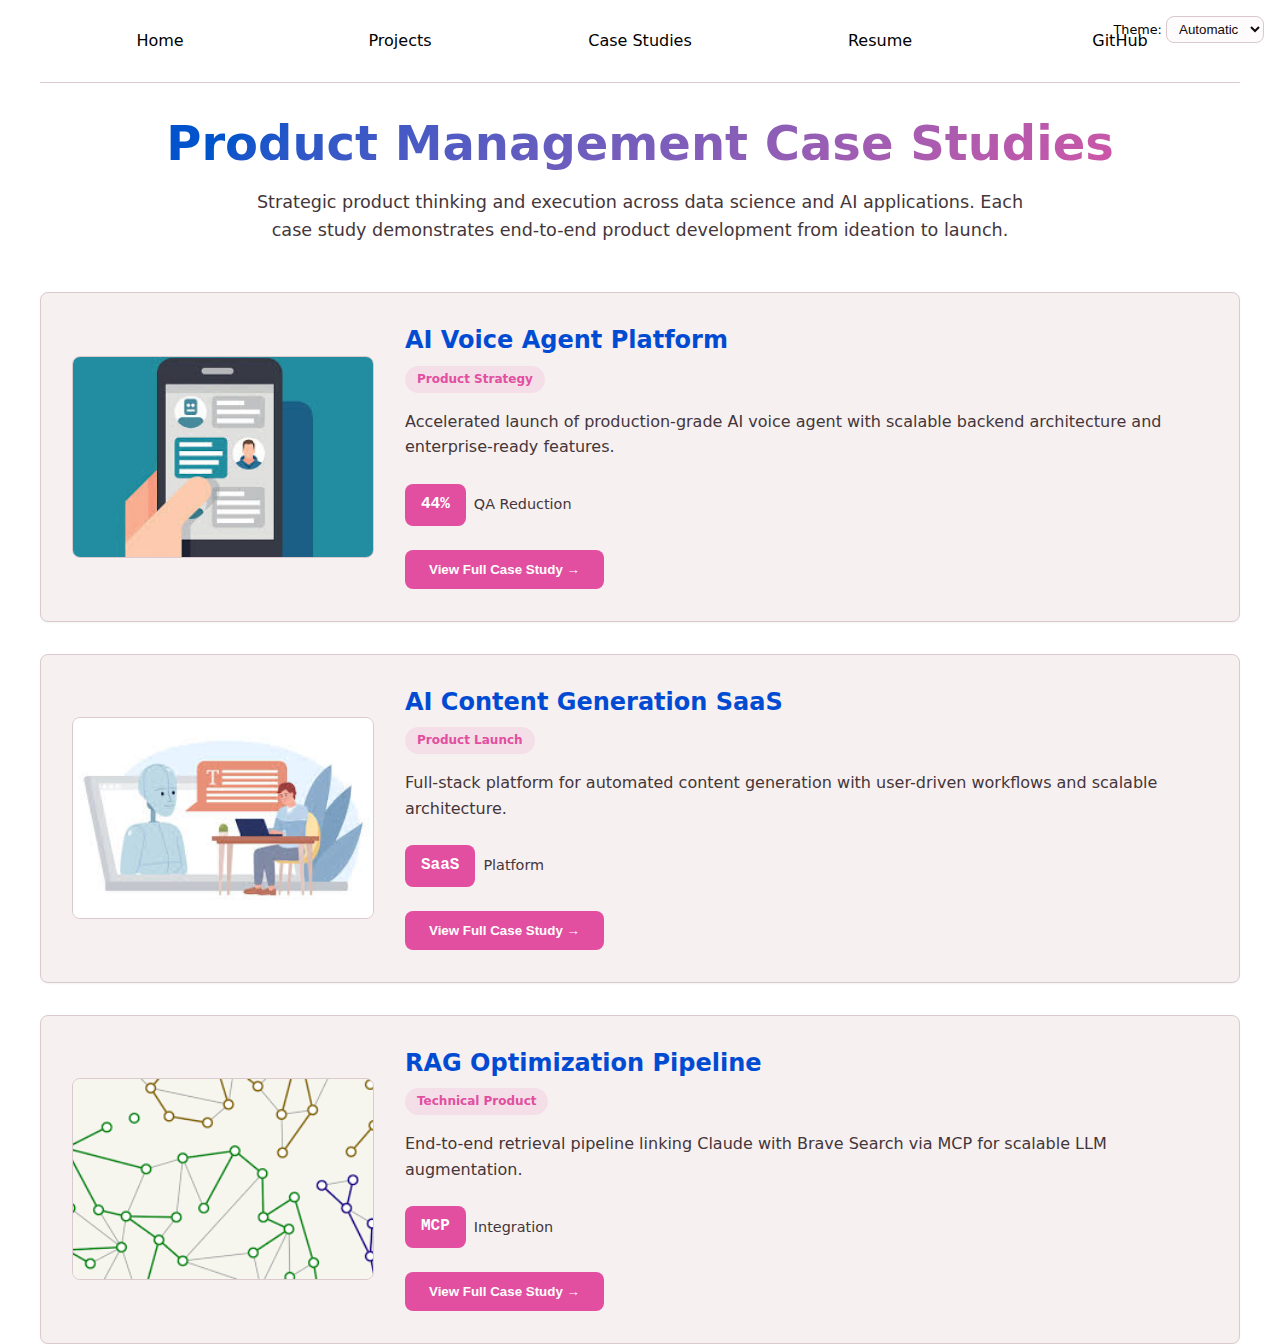
<file: case-studies/index.html>
<!DOCTYPE html>
<html lang="en">
<head>
    <meta charset="UTF-8">
    <meta name="viewport" content="width=device-width, initial-scale=1.0">
    <title>Product Case Studies - Reva Agrawal</title>
    <meta name="description" content="Product management case studies demonstrating strategic thinking and execution by Reva Agrawal">
    <link rel="stylesheet" href="../src/css/style.css">
    <link rel="stylesheet" href="case-studies.css">
</head>
<body>
    <main>
        <h1 class="case-studies-title">Product Management Case Studies</h1>
        <p class="intro-text">
            Strategic product thinking and execution across data science and AI applications. 
            Each case study demonstrates end-to-end product development from ideation to launch.
        </p>
        
        <div class="case-studies-grid">
            <article class="case-study-card" data-case="ai-voice-agent">
                <div class="case-study-preview">
                    <div class="case-study-image">
                        <img src="../src/images/chat.jpeg" alt="AI Voice Agent">
                    </div>
                    <div class="case-study-info">
                        <h2>AI Voice Agent Platform</h2>
                        <span class="case-study-tag">Product Strategy</span>
                        <p class="preview-text">Accelerated launch of production-grade AI voice agent with scalable backend architecture and enterprise-ready features.</p>
                        <div class="key-metrics">
                            <span class="metric">44%</span>
                            <span class="metric-label">QA Reduction</span>
                        </div>
                        <button class="expand-btn">View Full Case Study →</button>
                    </div>
                </div>
                
                <div class="case-study-detail hidden">
                    <div class="detail-header">
                        <h3>Product Strategy & Execution</h3>
                        <button class="close-btn">×</button>
                    </div>
                    
                    <div class="detail-content">
                        <section class="detail-section">
                            <h4>🎯 Problem & Opportunity</h4>
                            <p>Enterprise customers needed a scalable AI voice agent that could handle complex customer interactions with high reliability and low latency. The market lacked solutions that could bridge conversational AI with enterprise workflows.</p>
                        </section>
                        
                        <section class="detail-section">
                            <h4>🧠 Strategic Thinking</h4>
                            <ul>
                                <li><strong>Market Analysis:</strong> Identified gap in enterprise-ready voice AI solutions</li>
                                <li><strong>User Research:</strong> Conducted interviews with customer service teams to understand pain points</li>
                                <li><strong>Competitive Analysis:</strong> Evaluated existing solutions and identified differentiation opportunities</li>
                                <li><strong>Technical Feasibility:</strong> Assessed AI/ML capabilities required for production deployment</li>
                            </ul>
                        </section>
                        
                        <section class="detail-section">
                            <h4>🚀 Product Development Cycle</h4>
                            <div class="cycle-timeline">
                                <div class="cycle-phase">
                                    <h5>Discovery (Weeks 1-2)</h5>
                                    <p>User research, technical architecture planning, MVP feature definition</p>
                                </div>
                                <div class="cycle-phase">
                                    <h5>Design (Weeks 3-4)</h5>
                                    <p>API design, database schema, integration patterns</p>
                                </div>
                                <div class="cycle-phase">
                                    <h5>Development (Weeks 5-8)</h5>
                                    <p>Backend implementation, ML model integration, testing</p>
                                </div>
                                <div class="cycle-phase">
                                    <h5>Launch (Weeks 9-10)</h5>
                                    <p>Production deployment, monitoring, customer onboarding</p>
                                </div>
                            </div>
                        </section>
                        
                        <section class="detail-section">
                            <h4>🛠️ Technical Implementation</h4>
                            <ul>
                                <li><strong>Scalable Backend:</strong> FastAPI + SQLAlchemy for high-performance API</li>
                                <li><strong>Database Design:</strong> PostgreSQL with Alembic migrations for schema evolution</li>
                                <li><strong>Real-time Communication:</strong> WebSocket infrastructure for low-latency calls</li>
                                <li><strong>ML Integration:</strong> Intent classification and ticket creation from conversations</li>
                                <li><strong>Enterprise Features:</strong> Payment processing, Gmail integration, support workflows</li>
                            </ul>
                        </section>
                        
                        <section class="detail-section">
                            <h4>📊 Results & Impact</h4>
                            <div class="results-grid">
                                <div class="result-item">
                                    <span class="result-number">44%</span>
                                    <span class="result-label">Reduction in manual QA loops</span>
                                </div>
                                <div class="result-item">
                                    <span class="result-number">Enterprise</span>
                                    <span class="result-label">Ready for production deployment</span>
                                </div>
                                <div class="result-item">
                                    <span class="result-number">Real-time</span>
                                    <span class="result-label">Low-latency communication</span>
                                </div>
                            </div>
                        </section>
                        
                        <section class="detail-section">
                            <h4>💡 Key Learnings</h4>
                            <ul>
                                <li><strong>Cross-functional Collaboration:</strong> Success required close coordination between product, ML, and engineering teams</li>
                                <li><strong>Enterprise Requirements:</strong> Production systems need robust monitoring, error handling, and scalability</li>
                                <li><strong>User-Centric Design:</strong> Understanding customer workflows was crucial for feature prioritization</li>
                                <li><strong>Technical Debt:</strong> Investing in proper architecture early paid dividends in launch velocity</li>
                            </ul>
                        </section>
                    </div>
                </div>
            </article>

            <article class="case-study-card" data-case="ai-content-platform">
                <div class="case-study-preview">
                    <div class="case-study-image">
                        <img src="../src/images/aicontent.jpeg" alt="AI Content Platform">
                    </div>
                    <div class="case-study-info">
                        <h2>AI Content Generation SaaS</h2>
                        <span class="case-study-tag">Product Launch</span>
                        <p class="preview-text">Full-stack platform for automated content generation with user-driven workflows and scalable architecture.</p>
                        <div class="key-metrics">
                            <span class="metric">SaaS</span>
                            <span class="metric-label">Platform</span>
                        </div>
                        <button class="expand-btn">View Full Case Study →</button>
                    </div>
                </div>
                
                <div class="case-study-detail hidden">
                    <div class="detail-header">
                        <h3>Product Strategy & Execution</h3>
                        <button class="close-btn">×</button>
                    </div>
                    
                    <div class="detail-content">
                        <section class="detail-section">
                            <h4>🎯 Problem & Opportunity</h4>
                            <p>Marketing teams and content creators needed a scalable solution for generating high-quality, personalized content at scale. The market was fragmented with limited integration capabilities.</p>
                        </section>
                        
                        <section class="detail-section">
                            <h4>🧠 Strategic Thinking</h4>
                            <ul>
                                <li><strong>Market Research:</strong> Analyzed content creation workflows and pain points</li>
                                <li><strong>User Personas:</strong> Defined target users: marketing teams, agencies, individual creators</li>
                                <li><strong>Value Proposition:</strong> Focused on workflow integration and customization</li>
                                <li><strong>Monetization Strategy:</strong> SaaS model with tiered pricing based on usage</li>
                            </ul>
                        </section>
                        
                        <section class="detail-section">
                            <h4>🚀 Product Development Cycle</h4>
                            <div class="cycle-timeline">
                                <div class="cycle-phase">
                                    <h5>MVP Definition (Weeks 1-3)</h5>
                                    <p>Core features, user interface design, API planning</p>
                                </div>
                                <div class="cycle-phase">
                                    <h5>Frontend Development (Weeks 4-6)</h5>
                                    <p>React/Next.js implementation, user experience design</p>
                                </div>
                                <div class="cycle-phase">
                                    <h5>Backend Integration (Weeks 7-9)</h5>
                                    <p>Database design, AI integration, API development</p>
                                </div>
                                <div class="cycle-phase">
                                    <h5>Launch & Iteration (Weeks 10-12)</h5>
                                    <p>Beta testing, user feedback, feature refinement</p>
                                </div>
                            </div>
                        </section>
                        
                        <section class="detail-section">
                            <h4>🛠️ Technical Implementation</h4>
                            <ul>
                                <li><strong>Frontend Architecture:</strong> React + Next.js for SEO-friendly, fast-loading UI</li>
                                <li><strong>Backend Services:</strong> Scalable API with Drizzle ORM and PostgreSQL</li>
                                <li><strong>AI Integration:</strong> Google Gemini API for content generation</li>
                                <li><strong>User Experience:</strong> Intuitive workflow design with real-time preview</li>
                                <li><strong>Scalability:</strong> Cloud-native architecture for growth</li>
                            </ul>
                        </section>
                        
                        <section class="detail-section">
                            <h4>📊 Results & Impact</h4>
                            <div class="results-grid">
                                <div class="result-item">
                                    <span class="result-number">Full-Stack</span>
                                    <span class="result-label">End-to-end solution</span>
                                </div>
                                <div class="result-item">
                                    <span class="result-number">Scalable</span>
                                    <span class="result-label">Cloud-native architecture</span>
                                </div>
                                <div class="result-item">
                                    <span class="result-number">User-Driven</span>
                                    <span class="result-label">Customizable workflows</span>
                                </div>
                            </div>
                        </section>
                        
                        <section class="detail-section">
                            <h4>💡 Key Learnings</h4>
                            <ul>
                                <li><strong>User-Centric Design:</strong> Understanding content creation workflows was essential</li>
                                <li><strong>Technical Architecture:</strong> Choosing the right stack enabled rapid iteration</li>
                                <li><strong>AI Integration:</strong> Balancing automation with user control was crucial</li>
                                <li><strong>Market Timing:</strong> Launching during AI adoption wave provided momentum</li>
                            </ul>
                        </section>
                    </div>
                </div>
            </article>

            <article class="case-study-card" data-case="rag-optimization">
                <div class="case-study-preview">
                    <div class="case-study-image">
                        <img src="../src/images/algo.png" alt="RAG Pipeline">
                    </div>
                    <div class="case-study-info">
                        <h2>RAG Optimization Pipeline</h2>
                        <span class="case-study-tag">Technical Product</span>
                        <p class="preview-text">End-to-end retrieval pipeline linking Claude with Brave Search via MCP for scalable LLM augmentation.</p>
                        <div class="key-metrics">
                            <span class="metric">MCP</span>
                            <span class="metric-label">Integration</span>
                        </div>
                        <button class="expand-btn">View Full Case Study →</button>
                    </div>
                </div>
                
                <div class="case-study-detail hidden">
                    <div class="detail-header">
                        <h3>Product Strategy & Execution</h3>
                        <button class="close-btn">×</button>
                    </div>
                    
                    <div class="detail-content">
                        <section class="detail-section">
                            <h4>🎯 Problem & Opportunity</h4>
                            <p>LLM applications needed reliable, scalable retrieval mechanisms to access real-time information. Existing solutions lacked the robustness and efficiency required for production use.</p>
                        </section>
                        
                        <section class="detail-section">
                            <h4>🧠 Strategic Thinking</h4>
                            <ul>
                                <li><strong>Technical Research:</strong> Evaluated existing RAG solutions and their limitations</li>
                                <li><strong>Architecture Planning:</strong> Designed modular, extensible pipeline architecture</li>
                                <li><strong>Integration Strategy:</strong> Leveraged MCP for standardized LLM integration</li>
                                <li><strong>Performance Optimization:</strong> Focused on efficiency and reliability</li>
                            </ul>
                        </section>
                        
                        <section class="detail-section">
                            <h4>🚀 Product Development Cycle</h4>
                            <div class="cycle-timeline">
                                <div class="cycle-phase">
                                    <h5>Architecture Design (Weeks 1-2)</h5>
                                    <p>System design, API planning, integration patterns</p>
                                </div>
                                <div class="cycle-phase">
                                    <h5>Core Development (Weeks 3-5)</h5>
                                    <p>Pipeline implementation, MCP service development</p>
                                </div>
                                <div class="cycle-phase">
                                    <h5>Optimization (Weeks 6-7)</h5>
                                    <p>Performance tuning, caching, error handling</p>
                                </div>
                                <div class="cycle-phase">
                                    <h5>Deployment (Weeks 8-9)</h5>
                                    <p>Production deployment, monitoring, documentation</p>
                                </div>
                            </div>
                        </section>
                        
                        <section class="detail-section">
                            <h4>🛠️ Technical Implementation</h4>
                            <ul>
                                <li><strong>Pipeline Architecture:</strong> Modular design with query normalization and expansion</li>
                                <li><strong>MCP Integration:</strong> Standardized protocol for LLM communication</li>
                                <li><strong>Data Processing:</strong> TF-IDF scoring, caching with SQLite, retry logic</li>
                                <li><strong>Service Deployment:</strong> Flask-based MCP service with health checks</li>
                                <li><strong>Monitoring:</strong> Structured logging and performance metrics</li>
                            </ul>
                        </section>
                        
                        <section class="detail-section">
                            <h4>📊 Results & Impact</h4>
                            <div class="results-grid">
                                <div class="result-item">
                                    <span class="result-number">Robust</span>
                                    <span class="result-label">Error handling & retry logic</span>
                                </div>
                                <div class="result-item">
                                    <span class="result-number">Efficient</span>
                                    <span class="result-label">Optimized retrieval pipeline</span>
                                </div>
                                <div class="result-item">
                                    <span class="result-number">Scalable</span>
                                    <span class="result-label">Modular architecture</span>
                                </div>
                            </div>
                        </section>
                        
                        <section class="detail-section">
                            <h4>💡 Key Learnings</h4>
                            <ul>
                                <li><strong>System Design:</strong> Modular architecture enabled easy extension and maintenance</li>
                                <li><strong>Performance Optimization:</strong> Caching and retry logic were crucial for reliability</li>
                                <li><strong>Integration Standards:</strong> Using MCP provided interoperability benefits</li>
                                <li><strong>Production Readiness:</strong> Monitoring and error handling are essential for real-world use</li>
                            </ul>
                        </section>
                    </div>
                </div>
            </article>
        </div>
    </main>
    
    <script src="../src/js/global.js" type="module"></script>
    <script src="case-studies.js"></script>
</body>
</html>
</file>
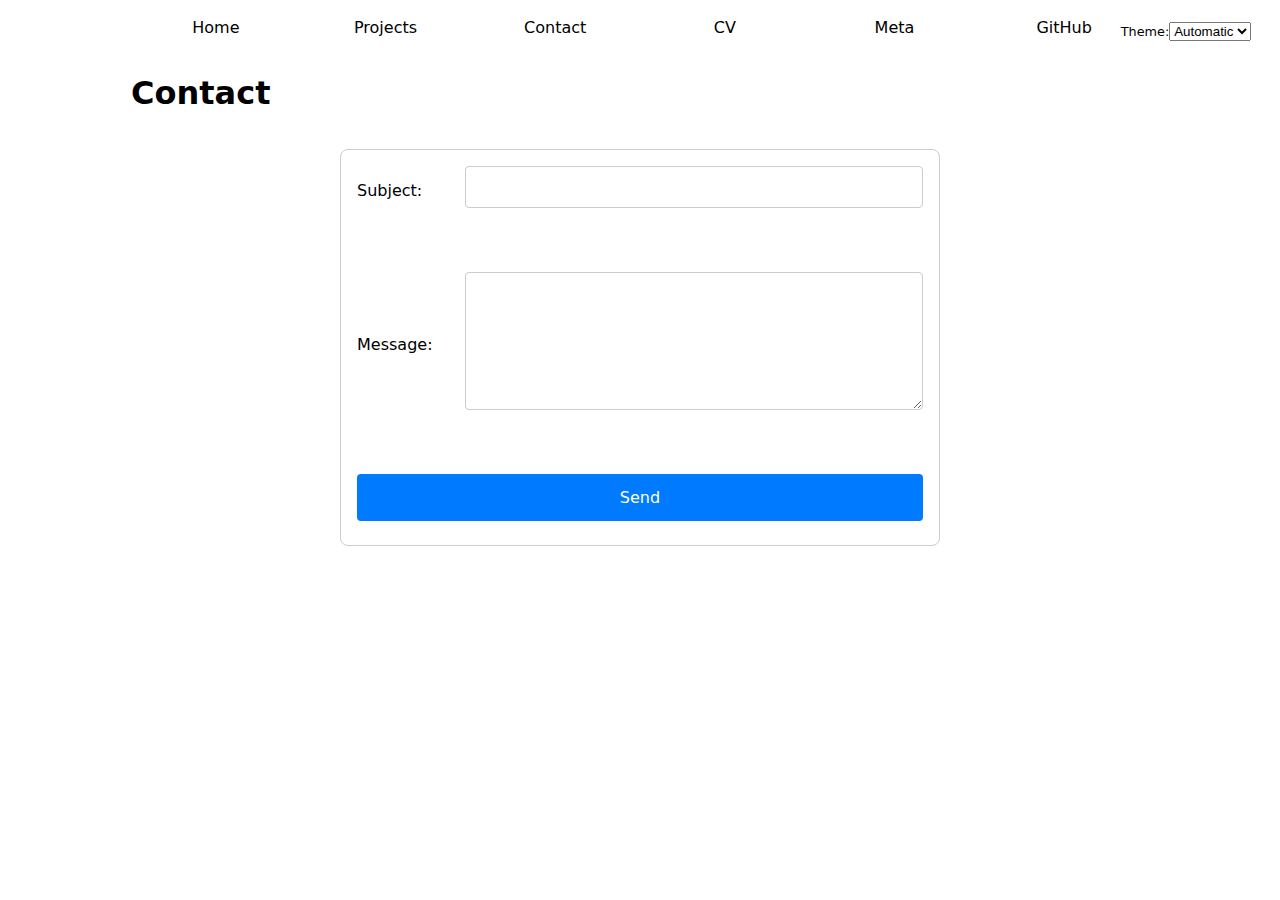
<file: contact/index.html>
<!DOCTYPE html>
<html lang="en">
<head>
    <meta charset="UTF-8">
    <meta name="viewport" content="width=device-width, initial-scale=1.0">
    <title>Contact</title>
    <link rel="stylesheet" href="contact-style.css">
    <script src="../global.js" type="module"></script>
</head>
<body class="contact-page"></body>
    <h1>Contact</h1>
    <form action="mailto:ragrawal@ucsd.edu" method="GET">
        <label for="subject">Subject:</label>
        <input type="text" name="subject">
        <br>
        <label for="body">Message:</label>
        <textarea name="body" rows="5"></textarea>
        <br>
        <button>Send</button>
    </form>
</body>
</html>
</file>
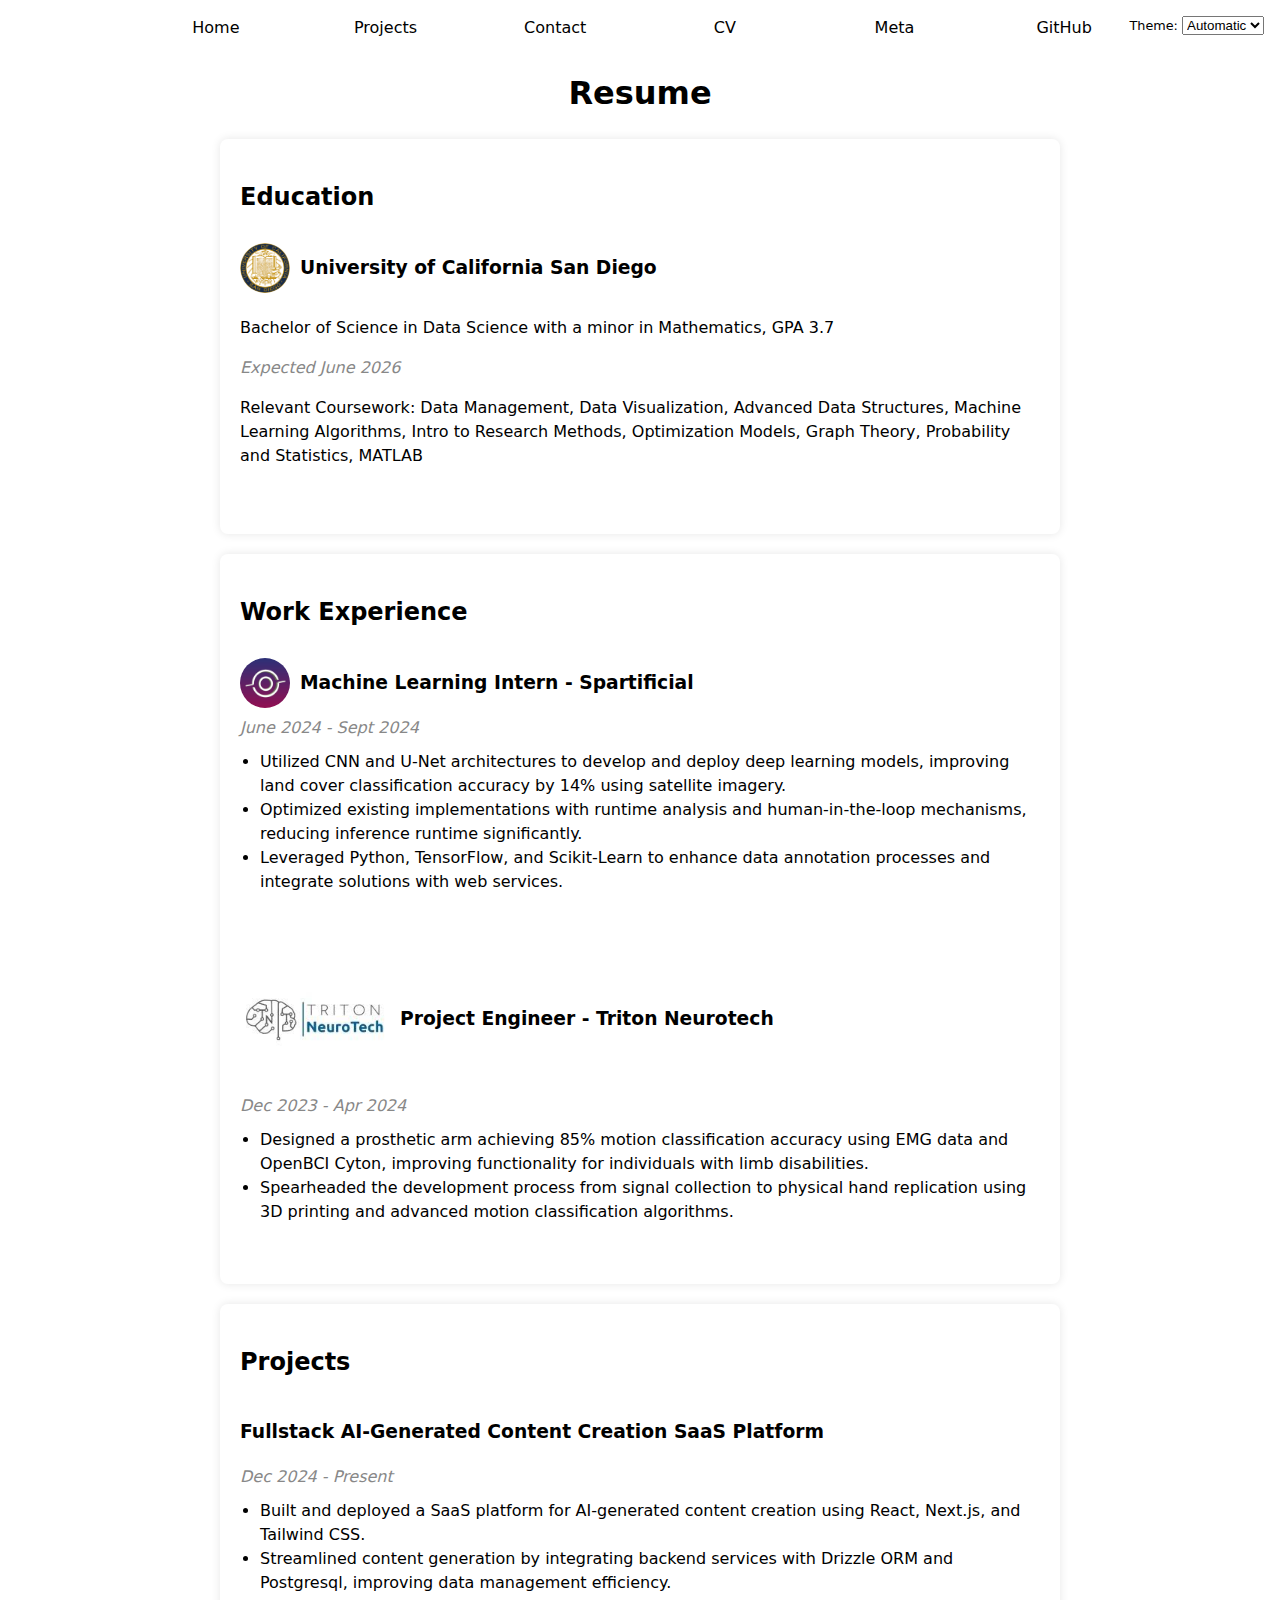
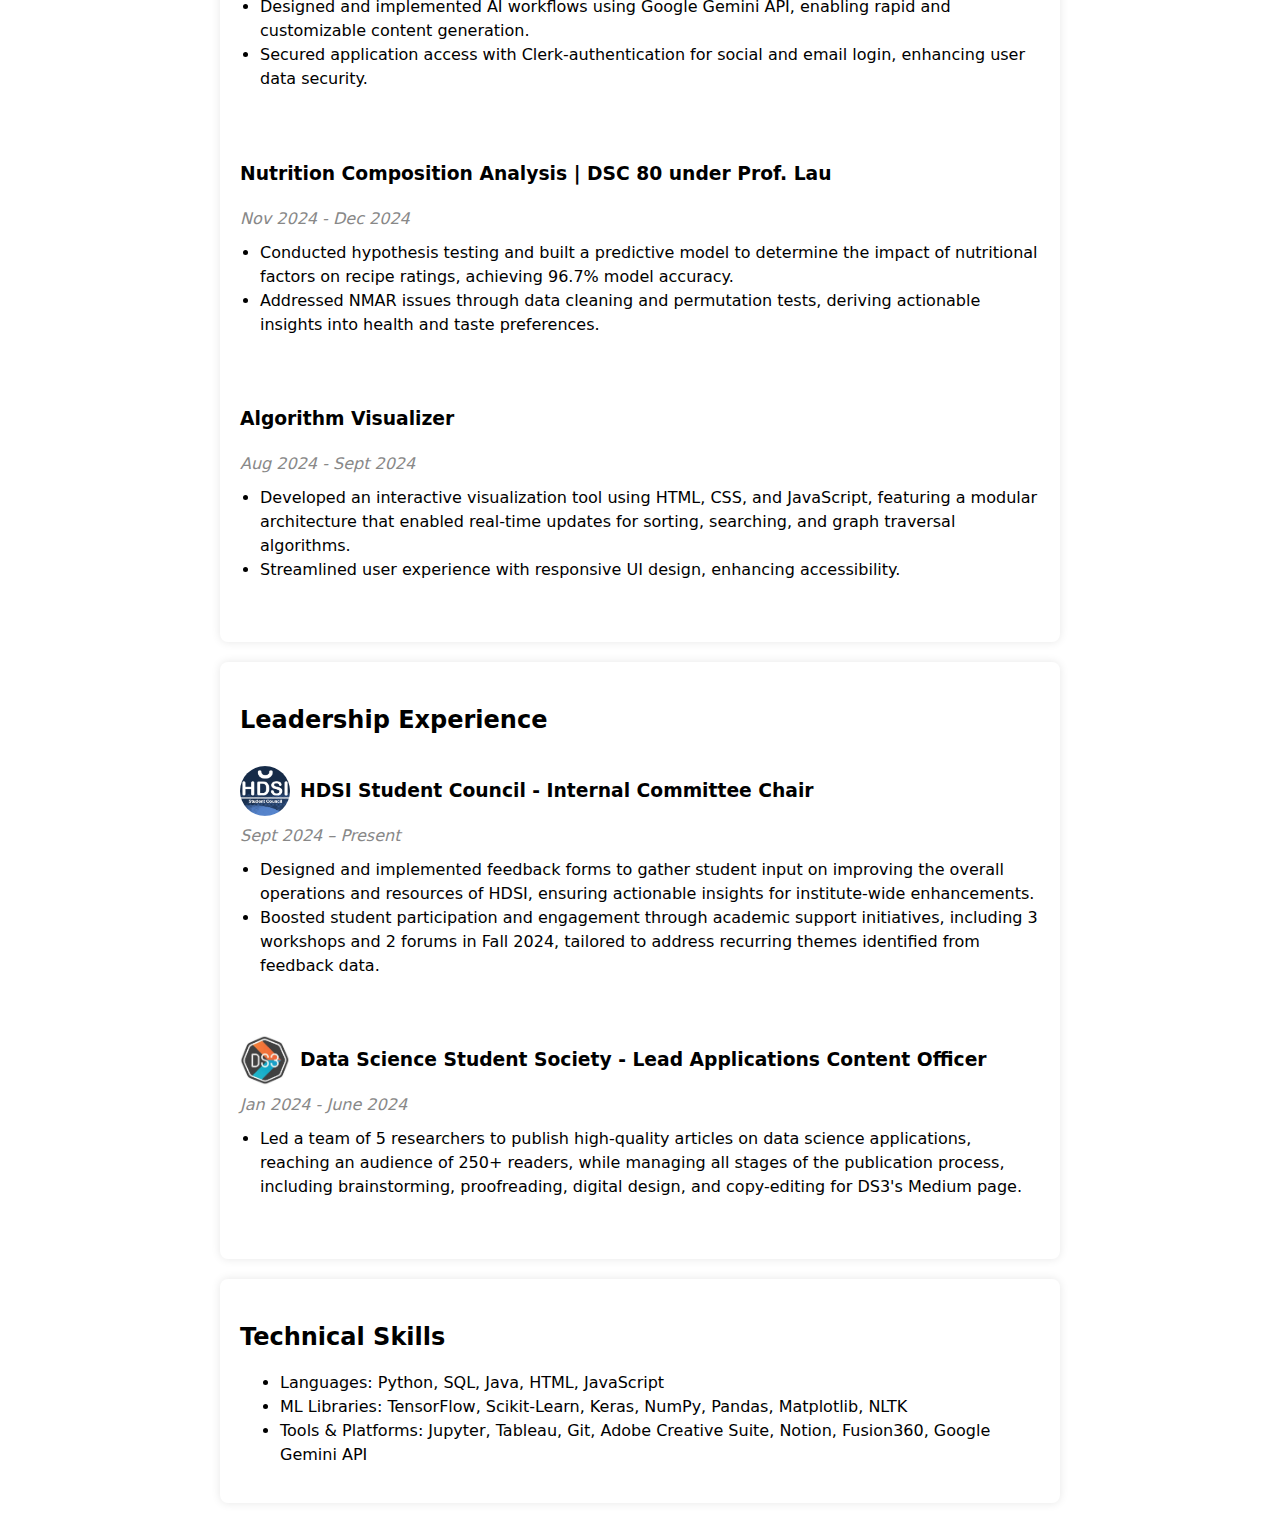
<file: cv/index.html>
<!DOCTYPE html>
<html lang="en">
<head>
    <meta charset="UTF-8">
    <meta name="viewport" content="width=device-width, initial-scale=1.0">
    <title>CV/Resume</title>
    <link rel="stylesheet" href="cv-style.css">
    <script src="../global.js" type="module"></script>
</head>
<body>
    <h1>Resume</h1>
    <section>
        <header>
            <h2>Education</h2>
        </header>
        <article>
            <header>
                <img src="../images/ucsd_logo.png" style="width: 50px; height: auto;">
                <h3>University of California San Diego</h3>
            </header>
            <p>Bachelor of Science in Data Science with a minor in Mathematics, GPA 3.7</p>
            <time>Expected June 2026</time>
            <p>Relevant Coursework: Data Management, Data Visualization, Advanced Data Structures, Machine Learning Algorithms, Intro to Research Methods, Optimization Models, Graph Theory, Probability and Statistics, MATLAB</p>
        </article>
    </section>
    <section>
        <header>
            <h2>Work Experience</h2>
        </header>
        <article>
            <header>
                <img src="../images/spartificial.png" style="width: 50px; height: auto;">
                <h3>Machine Learning Intern - Spartificial</h3>
            </header>
            <time>June 2024 - Sept 2024</time>
            <ul>
                <li>Utilized CNN and U-Net architectures to develop and deploy deep learning models, improving land cover classification accuracy by 14% using satellite imagery.</li>
                <li>Optimized existing implementations with runtime analysis and human-in-the-loop mechanisms, reducing inference runtime significantly.</li>
                <li>Leveraged Python, TensorFlow, and Scikit-Learn to enhance data annotation processes and integrate solutions with web services.</li>
            </ul>
        </article>
        <article>
            <header>
                <img src="../images/tnt.png" style="width: 150px; height: auto;">
                <h3>Project Engineer - Triton Neurotech</h3>
            </header>
            <time>Dec 2023 - Apr 2024</time>
            <ul>
                <li>Designed a prosthetic arm achieving 85% motion classification accuracy using EMG data and OpenBCI Cyton, improving functionality for individuals with limb disabilities.</li>
                <li>Spearheaded the development process from signal collection to physical hand replication using 3D printing and advanced motion classification algorithms.</li>
            </ul>
        </article>
    </section>
    <section>
        <header>
            <h2>Projects</h2>
        </header>
        <article>
            <header>
                <h3>Fullstack AI-Generated Content Creation SaaS Platform</h3>
            </header>
            <time>Dec 2024 - Present</time>
            <ul>
                <li>Built and deployed a SaaS platform for AI-generated content creation using React, Next.js, and Tailwind CSS.</li>
                <li>Streamlined content generation by integrating backend services with Drizzle ORM and Postgresql, improving data management efficiency.</li>
                <li>Designed and implemented AI workflows using Google Gemini API, enabling rapid and customizable content generation.</li>
                <li>Secured application access with Clerk-authentication for social and email login, enhancing user data security.</li>
            </ul>
        </article>
        <article>
            <header>
                <h3>Nutrition Composition Analysis | DSC 80 under Prof. Lau</h3>
            </header>
            <time>Nov 2024 - Dec 2024</time>
            <ul>
                <li>Conducted hypothesis testing and built a predictive model to determine the impact of nutritional factors on recipe ratings, achieving 96.7% model accuracy.</li>
                <li>Addressed NMAR issues through data cleaning and permutation tests, deriving actionable insights into health and taste preferences.</li>
            </ul>
        </article>
        <article>
            <header>
                <h3>Algorithm Visualizer</h3>
            </header>
            <time>Aug 2024 - Sept 2024</time>
            <ul>
                <li>Developed an interactive visualization tool using HTML, CSS, and JavaScript, featuring a modular architecture that enabled real-time updates for sorting, searching, and graph traversal algorithms.</li>
                <li>Streamlined user experience with responsive UI design, enhancing accessibility.</li>
            </ul>
        </article>
    </section>
    <section>
        <header>
            <h2>Leadership Experience</h2>
        </header>
        <article>
            <header>
                <img src="../images/hdsi.png" style="width: 50px; height: auto;">
                <h3>HDSI Student Council - Internal Committee Chair</h3>
            </header>
            <time>Sept 2024 – Present</time>
            <ul>
                <li>Designed and implemented feedback forms to gather student input on improving the overall operations and resources of HDSI, ensuring actionable insights for institute-wide enhancements.</li>
                <li>Boosted student participation and engagement through academic support initiatives, including 3 workshops and 2 forums in Fall 2024, tailored to address recurring themes identified from feedback data.</li>
            </ul>
        </article>
        <article>
            <header>
                <img src="../images/ds3.jpeg" style="width: 50px; height: auto;">
                <h3>Data Science Student Society - Lead Applications Content Officer</h3>
            </header>
            <time>Jan 2024 - June 2024</time>
            <ul>
                <li>Led a team of 5 researchers to publish high-quality articles on data science applications, reaching an audience of 250+ readers, while managing all stages of the publication process, including brainstorming, proofreading, digital design, and copy-editing for DS3's Medium page.</li>
            </ul>
        </article>
    </section>
    <section>
        <header>
            <h2>Technical Skills</h2>
        </header>
        <ul>
            <li>Languages: Python, SQL, Java, HTML, JavaScript</li>
            <li>ML Libraries: TensorFlow, Scikit-Learn, Keras, NumPy, Pandas, Matplotlib, NLTK</li>
            <li>Tools & Platforms: Jupyter, Tableau, Git, Adobe Creative Suite, Notion, Fusion360, Google Gemini API</li>
        </ul>
    </section>
</body>
</html>
</file>
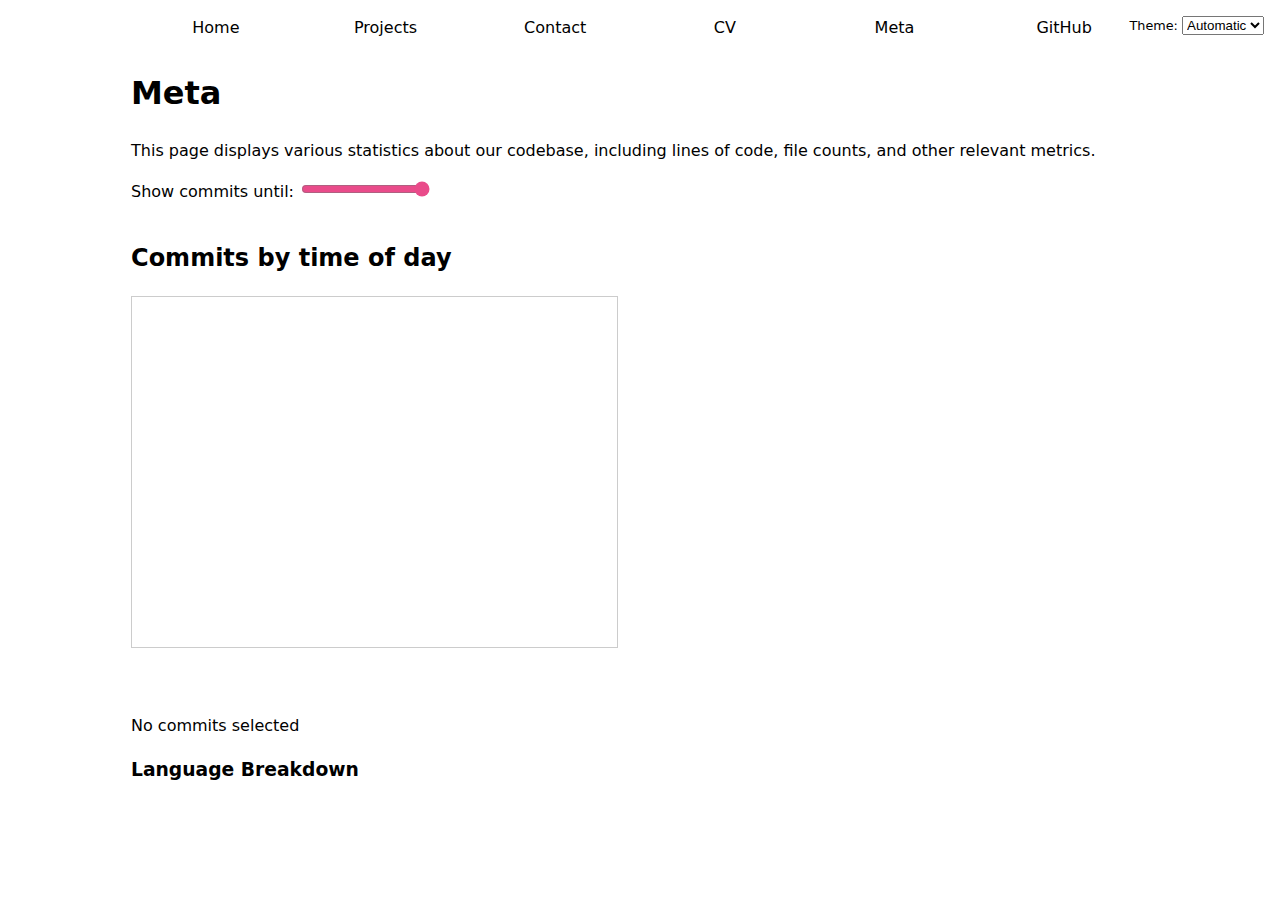
<file: meta/index.html>
<!DOCTYPE html>
<html lang="en">
<head>
    <meta charset="UTF-8">
    <meta name="viewport" content="width=device-width, initial-scale=1.0">
    <title>Meta</title>
    <link rel="stylesheet" href="meta-style.css">
    <script src="../global.js" type="module"></script>
    <script src="https://d3js.org/d3.v7.min.js"></script>
</head>
<body>
    <h1>Meta</h1>
    <p>This page displays various statistics about our codebase, including lines of code, file counts, and other relevant metrics.</p>
    <div id="time-filter" style="display: flex; align-items: baseline;">
        <label style="margin-right: 1rem;">
          Show commits until:
          <input 
            id="timeSlider" 
            type="range" 
            min="0" 
            max="100" 
            value="100"
          />
        </label>
        <time id="selectedTime" style="margin-left: auto;"></time>
      </div>
    <dl class="files"></dl>
    <div id="stats"></div>
    <h2>Commits by time of day</h2>
    <div id="scrollytelling">
        <div id="scroll-container">
          <div id="spacer"></div>
          <div id="items-container"></div>
        </div>
        <div id="chart"></div>
      </div>
    <dl id="commit-tooltip" class="info tooltip" hidden>
        <dt>Commit</dt>
        <dd><a href="" id="commit-link" target="_blank"></a></dd>
        <dt>Date</dt>
        <dd id="commit-date"></dd>
        <dt>Time</dt>
        <dd id="commit-time"></dd>
        <dt>Author</dt>
        <dd id="commit-author"></dd>
        <dt>Lines Edited</dt>
        <dd id="commit-lines"></dd>
      </dl>
      <p id="selection-count">No commits selected</p>
      <h3>Language Breakdown</h3>
      <dl id="language-breakdown" class="stats"></dl>
    <script type="module">
        import { loadData, updateTimeDisplay } from './main.js';
        document.addEventListener('DOMContentLoaded', loadData);
          loadData(); 
          const slider = document.getElementById('timeSlider');
          slider.addEventListener('input', () => {
            updateTimeDisplay();
        });
    </script>
      
    <script src="main.js" type="module"></script>
</body>
</html>
</file>
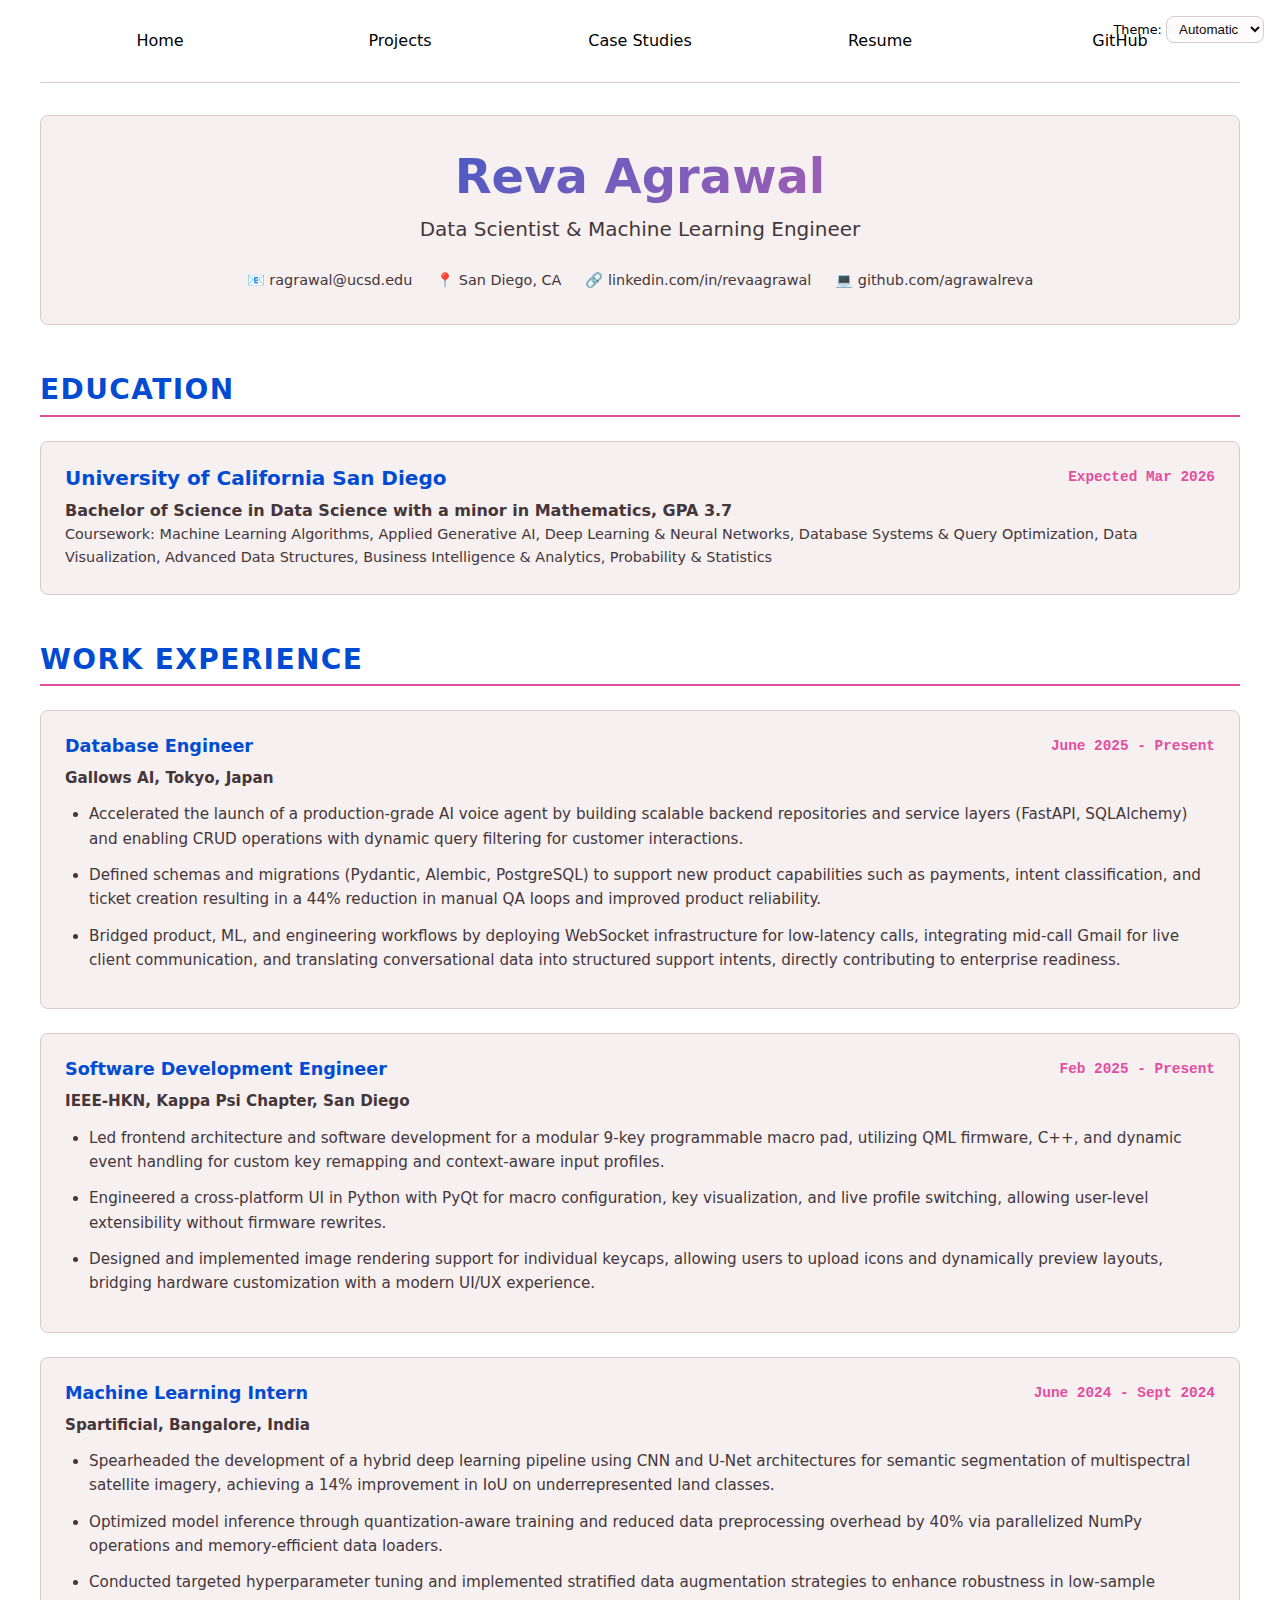
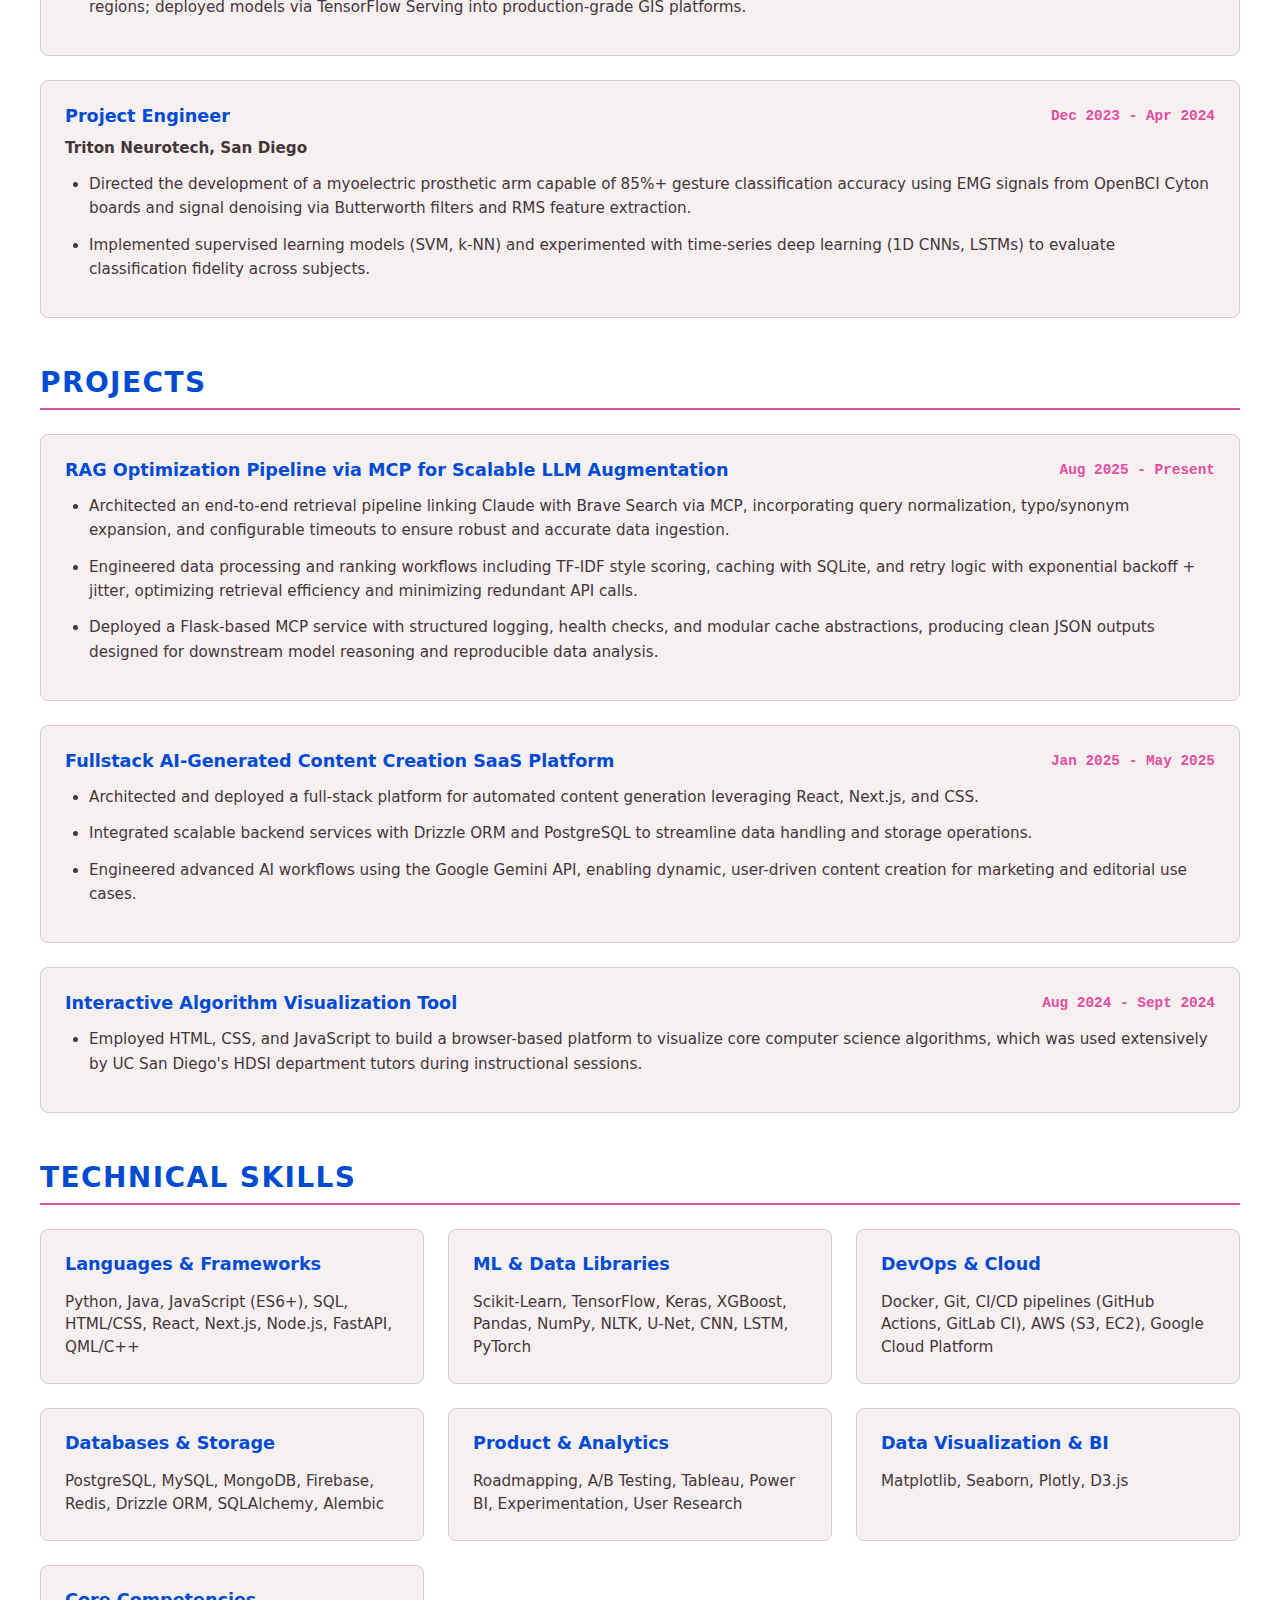
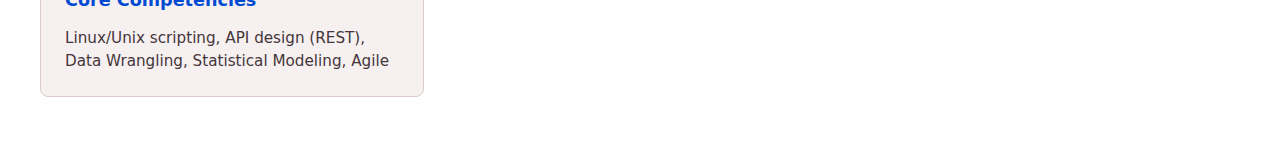
<file: resume/index.html>
<!DOCTYPE html>
<html lang="en">
<head>
    <meta charset="UTF-8">
    <meta name="viewport" content="width=device-width, initial-scale=1.0">
    <title>Resume - Reva Agrawal</title>
    <meta name="description" content="Resume of Reva Agrawal, Data Scientist and ML Engineer">
    <link rel="stylesheet" href="../src/css/style.css">
    <link rel="stylesheet" href="resume.css">
</head>
<body>
    <main>
        <header class="resume-header">
            <h1>Reva Agrawal</h1>
            <p class="title">Data Scientist & Machine Learning Engineer</p>
            <div class="contact-info">
                <span>📧 ragrawal@ucsd.edu</span>
                <span>📍 San Diego, CA</span>
                <span>🔗 linkedin.com/in/revaagrawal</span>
                <span>💻 github.com/agrawalreva</span>
            </div>
        </header>

        <section class="resume-section">
            <h2>EDUCATION</h2>
            <div class="education-item">
                <div class="education-header">
                    <h3>University of California San Diego</h3>
                    <span class="date">Expected Mar 2026</span>
                </div>
                <p class="degree">Bachelor of Science in Data Science with a minor in Mathematics, GPA 3.7</p>
                <p class="coursework">Coursework: Machine Learning Algorithms, Applied Generative AI, Deep Learning & Neural Networks, Database Systems & Query Optimization, Data Visualization, Advanced Data Structures, Business Intelligence & Analytics, Probability & Statistics</p>
            </div>
        </section>

        <section class="resume-section">
            <h2>WORK EXPERIENCE</h2>
            
            <div class="experience-item">
                <div class="experience-header">
                    <h3>Database Engineer</h3>
                    <span class="date">June 2025 - Present</span>
                </div>
                <p class="organization">Gallows AI, Tokyo, Japan</p>
                <ul>
                    <li>Accelerated the launch of a production-grade AI voice agent by building scalable backend repositories and service layers (FastAPI, SQLAlchemy) and enabling CRUD operations with dynamic query filtering for customer interactions.</li>
                    <li>Defined schemas and migrations (Pydantic, Alembic, PostgreSQL) to support new product capabilities such as payments, intent classification, and ticket creation resulting in a 44% reduction in manual QA loops and improved product reliability.</li>
                    <li>Bridged product, ML, and engineering workflows by deploying WebSocket infrastructure for low-latency calls, integrating mid-call Gmail for live client communication, and translating conversational data into structured support intents, directly contributing to enterprise readiness.</li>
                </ul>
            </div>
            
            <div class="experience-item">
                <div class="experience-header">
                    <h3>Software Development Engineer</h3>
                    <span class="date">Feb 2025 - Present</span>
                </div>
                <p class="organization">IEEE-HKN, Kappa Psi Chapter, San Diego</p>
                <ul>
                    <li>Led frontend architecture and software development for a modular 9-key programmable macro pad, utilizing QML firmware, C++, and dynamic event handling for custom key remapping and context-aware input profiles.</li>
                    <li>Engineered a cross-platform UI in Python with PyQt for macro configuration, key visualization, and live profile switching, allowing user-level extensibility without firmware rewrites.</li>
                    <li>Designed and implemented image rendering support for individual keycaps, allowing users to upload icons and dynamically preview layouts, bridging hardware customization with a modern UI/UX experience.</li>
                </ul>
            </div>
            
            <div class="experience-item">
                <div class="experience-header">
                    <h3>Machine Learning Intern</h3>
                    <span class="date">June 2024 - Sept 2024</span>
                </div>
                <p class="organization">Spartificial, Bangalore, India</p>
                <ul>
                    <li>Spearheaded the development of a hybrid deep learning pipeline using CNN and U-Net architectures for semantic segmentation of multispectral satellite imagery, achieving a 14% improvement in IoU on underrepresented land classes.</li>
                    <li>Optimized model inference through quantization-aware training and reduced data preprocessing overhead by 40% via parallelized NumPy operations and memory-efficient data loaders.</li>
                    <li>Conducted targeted hyperparameter tuning and implemented stratified data augmentation strategies to enhance robustness in low-sample regions; deployed models via TensorFlow Serving into production-grade GIS platforms.</li>
                </ul>
            </div>
            
            <div class="experience-item">
                <div class="experience-header">
                    <h3>Project Engineer</h3>
                    <span class="date">Dec 2023 - Apr 2024</span>
                </div>
                <p class="organization">Triton Neurotech, San Diego</p>
                <ul>
                    <li>Directed the development of a myoelectric prosthetic arm capable of 85%+ gesture classification accuracy using EMG signals from OpenBCI Cyton boards and signal denoising via Butterworth filters and RMS feature extraction.</li>
                    <li>Implemented supervised learning models (SVM, k-NN) and experimented with time-series deep learning (1D CNNs, LSTMs) to evaluate classification fidelity across subjects.</li>
                </ul>
            </div>
        </section>

        <section class="resume-section">
            <h2>PROJECTS</h2>
            
            <div class="project-item">
                <div class="project-header">
                    <h3>RAG Optimization Pipeline via MCP for Scalable LLM Augmentation</h3>
                    <span class="date">Aug 2025 - Present</span>
                </div>
                <ul>
                    <li>Architected an end-to-end retrieval pipeline linking Claude with Brave Search via MCP, incorporating query normalization, typo/synonym expansion, and configurable timeouts to ensure robust and accurate data ingestion.</li>
                    <li>Engineered data processing and ranking workflows including TF-IDF style scoring, caching with SQLite, and retry logic with exponential backoff + jitter, optimizing retrieval efficiency and minimizing redundant API calls.</li>
                    <li>Deployed a Flask-based MCP service with structured logging, health checks, and modular cache abstractions, producing clean JSON outputs designed for downstream model reasoning and reproducible data analysis.</li>
                </ul>
            </div>
            
            <div class="project-item">
                <div class="project-header">
                    <h3>Fullstack AI-Generated Content Creation SaaS Platform</h3>
                    <span class="date">Jan 2025 - May 2025</span>
                </div>
                <ul>
                    <li>Architected and deployed a full-stack platform for automated content generation leveraging React, Next.js, and CSS.</li>
                    <li>Integrated scalable backend services with Drizzle ORM and PostgreSQL to streamline data handling and storage operations.</li>
                    <li>Engineered advanced AI workflows using the Google Gemini API, enabling dynamic, user-driven content creation for marketing and editorial use cases.</li>
                </ul>
            </div>
            
            <div class="project-item">
                <div class="project-header">
                    <h3>Interactive Algorithm Visualization Tool</h3>
                    <span class="date">Aug 2024 - Sept 2024</span>
                </div>
                <ul>
                    <li>Employed HTML, CSS, and JavaScript to build a browser-based platform to visualize core computer science algorithms, which was used extensively by UC San Diego's HDSI department tutors during instructional sessions.</li>
                </ul>
            </div>
        </section>

        <section class="resume-section">
            <h2>TECHNICAL SKILLS</h2>
            <div class="skills-grid">
                <div class="skill-category">
                    <h3>Languages & Frameworks</h3>
                    <p>Python, Java, JavaScript (ES6+), SQL, HTML/CSS, React, Next.js, Node.js, FastAPI, QML/C++</p>
                </div>
                <div class="skill-category">
                    <h3>ML & Data Libraries</h3>
                    <p>Scikit-Learn, TensorFlow, Keras, XGBoost, Pandas, NumPy, NLTK, U-Net, CNN, LSTM, PyTorch</p>
                </div>
                <div class="skill-category">
                    <h3>DevOps & Cloud</h3>
                    <p>Docker, Git, CI/CD pipelines (GitHub Actions, GitLab CI), AWS (S3, EC2), Google Cloud Platform</p>
                </div>
                <div class="skill-category">
                    <h3>Databases & Storage</h3>
                    <p>PostgreSQL, MySQL, MongoDB, Firebase, Redis, Drizzle ORM, SQLAlchemy, Alembic</p>
                </div>
                <div class="skill-category">
                    <h3>Product & Analytics</h3>
                    <p>Roadmapping, A/B Testing, Tableau, Power BI, Experimentation, User Research</p>
                </div>
                <div class="skill-category">
                    <h3>Data Visualization & BI</h3>
                    <p>Matplotlib, Seaborn, Plotly, D3.js</p>
                </div>
                <div class="skill-category">
                    <h3>Core Competencies</h3>
                    <p>Linux/Unix scripting, API design (REST), Data Wrangling, Statistical Modeling, Agile</p>
                </div>
            </div>
        </section>
    </main>
    
    <script src="../src/js/global.js" type="module"></script>
</body>
</html>
</file>
<file: src/css/style.css>
:root {
  --color-accent: oklch(65% 50% 0);
  --color-primary: oklch(45% 60% 250);
  --color-secondary: oklch(70% 40% 120);
  --color-success: oklch(60% 50% 140);
  --color-warning: oklch(75% 60% 60);
  --color-error: oklch(60% 60% 20);
  --color-text: oklch(20% 5% 0);
  --color-text-light: oklch(50% 5% 0);
  --color-bg: oklch(98% 2% 0);
  --color-bg-secondary: oklch(95% 3% 0);
  --color-border: oklch(85% 5% 0);
  --shadow-sm: 0 1px 2px 0 oklch(0% 0% 0 / 0.05);
  --shadow-md: 0 4px 6px -1px oklch(0% 0% 0 / 0.1);
  --shadow-lg: 0 10px 15px -3px oklch(0% 0% 0 / 0.1);
  --radius: 8px;
  --font-mono: 'SF Mono', Monaco, 'Cascadia Code', 'Roboto Mono', Consolas, 'Courier New', monospace;
}

html {
  color-scheme: light dark;
  scroll-behavior: smooth;
}

body {
  font: 100%/1.6 system-ui, -apple-system, BlinkMacSystemFont, 'Segoe UI', Roboto, sans-serif;
  max-width: 1200px;
  margin: 0 auto;
  padding: 0 1rem;
  accent-color: var(--color-accent);
  background-color: Canvas;
  color: CanvasText;
  line-height: 1.6;
}

/* Navigation */
nav {
  --border-color: oklch(50% 10% 200 / 40%);
  display: flex;
  justify-content: space-between;
  padding: 1rem 0;
  margin: 0 0 2rem 0;
  border-bottom: 1px solid var(--color-border);
}

nav ul,
nav li {
  display: contents;
}

nav a {
  flex: 1;
  text-align: center;
  padding: 0.75rem 1rem;
  text-decoration: none;
  color: inherit;
  border-radius: var(--radius);
  transition: all 0.2s ease;
  font-weight: 500;
}

nav a.current {
  background-color: var(--color-accent);
  color: white;
}

nav a:hover:not(.current) {
  background-color: color-mix(in oklch, var(--color-accent), canvas 90%);
}

/* Theme Toggle */
.color-scheme {
  position: absolute;
  top: 1rem;
  right: 1rem;
  font-size: 80%;
  font-family: inherit;
}

.color-scheme select {
  padding: 0.25rem 0.5rem;
  border: 1px solid var(--color-border);
  border-radius: var(--radius);
  background: var(--color-bg);
  color: var(--color-text);
}

/* Hero Section */
.hero {
  display: grid;
  grid-template-columns: 2fr 1fr;
  gap: 3rem;
  align-items: center;
  min-height: 60vh;
  padding: 2rem 0;
}

.hero-content h1 {
  font-size: clamp(2.5rem, 5vw, 4rem);
  font-weight: 700;
  margin: 0 0 0.5rem 0;
  background: linear-gradient(135deg, var(--color-primary), var(--color-accent));
  -webkit-background-clip: text;
  -webkit-text-fill-color: transparent;
  background-clip: text;
}

.tagline {
  font-size: 1.25rem;
  color: var(--color-text-light);
  margin: 0 0 1.5rem 0;
  font-weight: 500;
}

.intro {
  font-size: 1.1rem;
  line-height: 1.7;
  margin: 0 0 2rem 0;
  color: var(--color-text);
}

.stats-grid {
  display: grid;
  grid-template-columns: repeat(3, 1fr);
  gap: 1.5rem;
  margin-top: 2rem;
}

.stat {
  text-align: center;
  padding: 1rem;
  background: var(--color-bg-secondary);
  border-radius: var(--radius);
  border: 1px solid var(--color-border);
}

.stat-number {
  display: block;
  font-size: 2rem;
  font-weight: 700;
  color: var(--color-accent);
  font-family: var(--font-mono);
}

.stat-label {
  font-size: 0.875rem;
  color: var(--color-text-light);
  text-transform: uppercase;
  letter-spacing: 0.05em;
}

.hero-visual {
  display: flex;
  justify-content: center;
  align-items: center;
}

.ucsd-logo {
  max-width: 200px;
  height: auto;
  opacity: 0.8;
}

/* Featured Projects */
.featured-projects {
  padding: 4rem 0;
}

.featured-projects h2 {
  font-size: 2rem;
  margin: 0 0 2rem 0;
  text-align: center;
}

.projects-grid {
  display: grid;
  grid-template-columns: repeat(auto-fit, minmax(300px, 1fr));
  gap: 2rem;
}

.project-card {
  background: var(--color-bg-secondary);
  border: 1px solid var(--color-border);
  border-radius: var(--radius);
  padding: 1.5rem;
  transition: all 0.2s ease;
  box-shadow: var(--shadow-sm);
}

.project-card:hover {
  transform: translateY(-2px);
  box-shadow: var(--shadow-lg);
}

.project-card h3 {
  margin: 0 0 0.5rem 0;
  color: var(--color-primary);
}

.project-card img {
  width: 100%;
  height: 200px;
  object-fit: cover;
  border-radius: var(--radius);
  margin: 1rem 0;
}

.project-card p {
  margin: 0;
  color: var(--color-text-light);
  line-height: 1.6;
}

/* Skills Section */
.skills {
  padding: 4rem 0;
  background: var(--color-bg-secondary);
  margin: 2rem -1rem;
  padding: 4rem 1rem;
}

.skills h2 {
  font-size: 2rem;
  margin: 0 0 2rem 0;
  text-align: center;
}

.skills-grid {
  display: grid;
  grid-template-columns: repeat(auto-fit, minmax(250px, 1fr));
  gap: 2rem;
}

.skill-category {
  background: var(--color-bg);
  padding: 1.5rem;
  border-radius: var(--radius);
  border: 1px solid var(--color-border);
}

.skill-category h3 {
  margin: 0 0 1rem 0;
  color: var(--color-primary);
  font-size: 1.25rem;
}

.skill-category ul {
  margin: 0;
  padding-left: 1.25rem;
  list-style-type: none;
}

.skill-category li {
  margin: 0.5rem 0;
  padding-left: 1rem;
  position: relative;
}

.skill-category li::before {
  content: "▸";
  position: absolute;
  left: 0;
  color: var(--color-accent);
  font-weight: bold;
}

/* Typography */
h1, h2, h3, h4, h5, h6 {
  line-height: 1.2;
  text-wrap: balance;
}

/* Footer */
.footer {
    background: var(--color-bg-secondary);
    border-top: 1px solid var(--color-border);
    margin-top: 4rem;
    padding: 3rem 0 1rem 0;
}

.footer-content {
    display: grid;
    grid-template-columns: repeat(auto-fit, minmax(250px, 1fr));
    gap: 2rem;
    max-width: 1200px;
    margin: 0 auto;
    padding: 0 1rem;
}

.footer-section h3 {
    color: var(--color-primary);
    margin: 0 0 1rem 0;
    font-size: 1.1rem;
}

.footer-section p {
    color: var(--color-text-light);
    margin: 0 0 0.5rem 0;
    line-height: 1.5;
}

.email-link {
    color: var(--color-accent);
    text-decoration: none;
    font-weight: 600;
    font-family: var(--font-mono);
    transition: color 0.2s ease;
}

.email-link:hover {
    color: var(--color-primary);
    text-decoration: underline;
}

.social-links {
    display: flex;
    gap: 1rem;
}

.social-links a {
    color: var(--color-accent);
    text-decoration: none;
    font-weight: 500;
    transition: color 0.2s ease;
}

.social-links a:hover {
    color: var(--color-primary);
    text-decoration: underline;
}

.footer-bottom {
    text-align: center;
    margin-top: 2rem;
    padding-top: 1rem;
    border-top: 1px solid var(--color-border);
    color: var(--color-text-light);
    font-size: 0.9rem;
}

/* Responsive Design */
@media (max-width: 768px) {
  .hero {
    grid-template-columns: 1fr;
    text-align: center;
    gap: 2rem;
  }
  
  .stats-grid {
    grid-template-columns: 1fr;
    gap: 1rem;
  }
  
  .projects-grid {
    grid-template-columns: 1fr;
  }
  
  .skills-grid {
    grid-template-columns: 1fr;
  }
  
  nav {
    flex-direction: column;
    gap: 0.5rem;
  }
  
  nav a {
    flex: none;
  }
  
  .footer-content {
    grid-template-columns: 1fr;
    text-align: center;
  }
  
  .social-links {
    justify-content: center;
  }
}

/* Light mode adjustments */
@media (prefers-color-scheme: light) {
  :root {
    --color-text: oklch(15% 5% 0);
    --color-text-light: oklch(35% 5% 0);
    --color-bg: oklch(99% 1% 0);
    --color-bg-secondary: oklch(96% 2% 0);
    --color-border: oklch(85% 5% 0);
    --color-accent: oklch(65% 50% 350);
    --color-primary: oklch(45% 60% 250);
  }
}

/* Dark mode adjustments */
@media (prefers-color-scheme: dark) {
  :root {
    --color-text: oklch(90% 5% 0);
    --color-text-light: oklch(70% 5% 0);
    --color-bg: oklch(10% 2% 0);
    --color-bg-secondary: oklch(15% 3% 0);
    --color-border: oklch(25% 5% 0);
  }
}
</file>
<file: case-studies/case-studies.css>
/* Case Studies Page Styles */
.case-studies-title {
    font-size: 3rem;
    text-align: center;
    margin: 2rem 0 1rem 0;
    background: linear-gradient(135deg, var(--color-primary), var(--color-accent));
    -webkit-background-clip: text;
    -webkit-text-fill-color: transparent;
    background-clip: text;
}

.intro-text {
    text-align: center;
    font-size: 1.1rem;
    color: var(--color-text-light);
    max-width: 800px;
    margin: 0 auto 3rem auto;
    line-height: 1.6;
}

.case-studies-grid {
    display: grid;
    gap: 2rem;
    max-width: 1200px;
    margin: 0 auto;
}

/* Case Study Cards */
.case-study-card {
    background: var(--color-bg-secondary);
    border: 1px solid var(--color-border);
    border-radius: var(--radius);
    overflow: hidden;
    box-shadow: var(--shadow-sm);
    transition: all 0.3s ease;
}

.case-study-card:hover {
    transform: translateY(-2px);
    box-shadow: var(--shadow-lg);
    border-color: var(--color-accent);
}

.case-study-preview {
    display: grid;
    grid-template-columns: 300px 1fr;
    gap: 2rem;
    padding: 2rem;
}

.case-study-image {
    display: flex;
    align-items: center;
    justify-content: center;
}

.case-study-image img {
    width: 100%;
    height: 200px;
    object-fit: cover;
    border-radius: var(--radius);
    border: 1px solid var(--color-border);
}

.case-study-info h2 {
    margin: 0 0 0.5rem 0;
    color: var(--color-primary);
    font-size: 1.5rem;
    line-height: 1.3;
}

.case-study-tag {
    display: inline-block;
    background: color-mix(in oklch, var(--color-accent), transparent 90%);
    color: var(--color-accent);
    padding: 0.25rem 0.75rem;
    border-radius: 1rem;
    font-size: 0.75rem;
    font-weight: 600;
    margin-bottom: 1rem;
}

.preview-text {
    color: var(--color-text-light);
    line-height: 1.6;
    margin: 0 0 1.5rem 0;
}

.key-metrics {
    display: flex;
    align-items: center;
    gap: 0.5rem;
    margin-bottom: 1.5rem;
}

.metric {
    background: var(--color-accent);
    color: white;
    padding: 0.5rem 1rem;
    border-radius: var(--radius);
    font-weight: 700;
    font-family: var(--font-mono);
}

.metric-label {
    color: var(--color-text-light);
    font-size: 0.9rem;
}

.expand-btn {
    background: var(--color-accent);
    color: white;
    border: none;
    padding: 0.75rem 1.5rem;
    border-radius: var(--radius);
    font-weight: 600;
    cursor: pointer;
    transition: all 0.2s ease;
}

.expand-btn:hover {
    background: var(--color-primary);
    transform: translateY(-1px);
}

/* Expanded Case Study Details */
.case-study-detail {
    background: var(--color-bg);
    border-top: 1px solid var(--color-border);
    padding: 2rem;
    transition: all 0.3s ease;
}

.case-study-detail.hidden {
    display: none;
}

.detail-header {
    display: flex;
    justify-content: space-between;
    align-items: center;
    margin-bottom: 2rem;
    padding-bottom: 1rem;
    border-bottom: 2px solid var(--color-accent);
}

.detail-header h3 {
    margin: 0;
    color: var(--color-primary);
    font-size: 1.5rem;
}

.close-btn {
    background: none;
    border: none;
    font-size: 2rem;
    color: var(--color-text-light);
    cursor: pointer;
    padding: 0;
    width: 2rem;
    height: 2rem;
    display: flex;
    align-items: center;
    justify-content: center;
    border-radius: 50%;
    transition: all 0.2s ease;
}

.close-btn:hover {
    background: color-mix(in oklch, var(--color-accent), transparent 90%);
    color: var(--color-accent);
}

.detail-content {
    display: grid;
    gap: 2rem;
}

.detail-section h4 {
    color: var(--color-primary);
    margin: 0 0 1rem 0;
    font-size: 1.2rem;
}

.detail-section p {
    color: var(--color-text-light);
    line-height: 1.6;
    margin: 0 0 1rem 0;
}

.detail-section ul {
    margin: 0 0 1rem 0;
    padding-left: 1.5rem;
    color: var(--color-text-light);
}

.detail-section li {
    margin: 0.5rem 0;
    line-height: 1.5;
}

/* Product Development Cycle Timeline */
.cycle-timeline {
    display: grid;
    grid-template-columns: repeat(auto-fit, minmax(200px, 1fr));
    gap: 1.5rem;
    margin: 1rem 0;
}

.cycle-phase {
    background: var(--color-bg-secondary);
    padding: 1.5rem;
    border-radius: var(--radius);
    border: 1px solid var(--color-border);
}

.cycle-phase h5 {
    color: var(--color-accent);
    margin: 0 0 0.5rem 0;
    font-size: 1rem;
    font-weight: 600;
}

.cycle-phase p {
    margin: 0;
    font-size: 0.9rem;
    color: var(--color-text-light);
}

/* Results Grid */
.results-grid {
    display: grid;
    grid-template-columns: repeat(auto-fit, minmax(150px, 1fr));
    gap: 1rem;
    margin: 1rem 0;
}

.result-item {
    text-align: center;
    background: var(--color-bg-secondary);
    padding: 1rem;
    border-radius: var(--radius);
    border: 1px solid var(--color-border);
}

.result-number {
    display: block;
    color: var(--color-accent);
    font-size: 1.5rem;
    font-weight: 700;
    font-family: var(--font-mono);
    margin-bottom: 0.25rem;
}

.result-label {
    color: var(--color-text-light);
    font-size: 0.875rem;
    line-height: 1.3;
}

/* Responsive Design */
@media (max-width: 768px) {
    .case-studies-title {
        font-size: 2rem;
    }
    
    .case-study-preview {
        grid-template-columns: 1fr;
        gap: 1.5rem;
        padding: 1.5rem;
    }
    
    .case-study-image img {
        height: 200px;
    }
    
    .intro-text {
        margin: 0 1rem 2rem 1rem;
    }
    
    .cycle-timeline {
        grid-template-columns: 1fr;
    }
    
    .results-grid {
        grid-template-columns: 1fr;
    }
    
    .detail-header {
        flex-direction: column;
        align-items: flex-start;
        gap: 1rem;
    }
}

/* Animation for case studies */
.case-study-card {
    animation: fadeInUp 0.6s ease-out;
}

@keyframes fadeInUp {
    from {
        opacity: 0;
        transform: translateY(30px);
    }
    to {
        opacity: 1;
        transform: translateY(0);
    }
}

/* Stagger animation for multiple case studies */
.case-study-card:nth-child(1) { animation-delay: 0.1s; }
.case-study-card:nth-child(2) { animation-delay: 0.2s; }
.case-study-card:nth-child(3) { animation-delay: 0.3s; }

/* Print styles */
@media print {
    .case-study-card {
        break-inside: avoid;
        box-shadow: none;
        border: 1px solid #ccc;
    }
    
    .expand-btn,
    .close-btn {
        display: none;
    }
    
    .case-study-detail.hidden {
        display: block;
    }
}
</file>
<file: contact/contact-style.css>
:root {
    --color-accent: oklch(65% 50% 0);
}
  
html {
    color-scheme: light dark;
}
  
body {
    font: 100%/1.5 system-ui;
    max-width: 100ch;
    margin-inline: max(1em, (100% - 100ch) / 2);
    accent-color: var(--color-accent);
    background-color: Canvas;
    color: CanvasText;
}
  
nav {
    --border-color: oklch(50% 10% 200 / 40%);
    display: flex;
    justify-content: space-between;
    padding: 0;
    margin: 0 0 1em 0;
}
  
nav ul,
nav li {
    display: contents;
}
  
nav a {
    flex: 1;
    text-align: center;
    padding: 0.5em;
    text-decoration: none;
    color: inherit;
}
  
nav a.current {
    border-bottom: 0.4em solid var(--border-color);
    padding-bottom: calc(0.5em - 0.4em);
}
  
nav a:hover {
    border-bottom: 0.4em solid var(--color-accent);
    background-color: color-mix(in oklch, var(--color-accent), canvas 85%);
}
  
.color-scheme {
    position: absolute;
    top: 1rem;
    right: 1rem;
    font-size: 80%;
    font-family: inherit;
}

form {
    display: grid;
    grid-template-columns: auto 1fr;
    gap: 1em;
    max-width: 600px;
    margin: 2em auto;
    padding: 1em;
    border: 1px solid #ccc;
    border-radius: 8px;
    box-sizing: border-box;
}

label {
    grid-column: 1;
    padding-right: 1em;
    text-align: right;
    display: flex;
    align-items: center;
}

input, textarea, button {
    font: inherit;
    width: 100%;
    padding: 0.5em;
    border: 1px solid #ccc;
    border-radius: 4px;
    box-sizing: border-box;
}

textarea {
    resize: vertical;
}

button {
    grid-column: 1 / -1;
    padding: 0.7em;
    background-color: #007BFF;
    color: white;
    border: none;
    border-radius: 4px;
    cursor: pointer;
    text-align: center;
}

button:hover {
    background-color: #0056b3;
}

label {
    margin-block: 0.5em;
}

form > * {
    margin-bottom: 0.5em;
}
</file>
<file: cv/cv-style.css>
:root {
    --color-accent: oklch(65% 50% 0);
}
  
html {
    color-scheme: light dark;
}
  
body {
    font: 100%/1.5 system-ui;
    max-width: 100ch;
    margin-inline: max(1em, (100% - 100ch) / 2);
    accent-color: var(--color-accent);
    background-color: Canvas;
    color: CanvasText;
}
  
nav {
    --border-color: oklch(50% 10% 200 / 40%);
    display: flex;
    justify-content: space-between;
    padding: 0;
    margin: 0 0 1em 0;
}
  
nav ul,
nav li {
    display: contents;
}
  
nav a {
    flex: 1;
    text-align: center;
    padding: 0.5em;
    text-decoration: none;
    color: inherit;
}
  
nav a.current {
    border-bottom: 0.4em solid var(--border-color);
    padding-bottom: calc(0.5em - 0.4em);
}
  
nav a:hover {
    border-bottom: 0.4em solid var(--color-accent);
    background-color: color-mix(in oklch, var(--color-accent), canvas 85%);
}
  
.color-scheme {
    position: absolute;
    top: 1rem;
    right: 1rem;
    font-size: 80%;
    font-family: inherit;
}
  
h1 {
    text-align: center;
}

section {
    margin: 20px auto;
    max-width: 800px;
    padding: 20px;
    border-radius: 8px;
    box-shadow: 0 0 10px rgba(0, 0, 0, 0.1);
}

section header h2 {
    margin-bottom: 10px;
}

article {
    margin-bottom: 20px;
    padding: 10px 0;
    border-bottom: 1px solid var(--border-color);
}

article header {
    display: flex;
    align-items: center;
    gap: 10px;
}


article header img {
    border-radius: 50%;
}

article ul {
    margin: 10px 0;
    padding-left: 20px;
    list-style: disc;
}

footer {
    text-align: center;
    margin-top: 30px;
    padding: 10px 0;
    background-color: var(--color-accent);
    color: Canvas;
}

time {
    font-style: italic;
    color: #888;
    display: block;
}

@media (max-width: 768px) {
    nav ul {
        flex-direction: column;
    }

    nav ul li {
        margin: 10px 0;
    }
}
</file>
<file: meta/meta-style.css>
:root {
    --color-accent: oklch(65% 50% 0);
}
  
html {
    color-scheme: light dark;
}
  
body {
    font: 100%/1.5 system-ui;
    max-width: 100ch;
    margin-inline: max(1em, (100% - 100ch) / 2);
    accent-color: var(--color-accent);
    background-color: Canvas;
    color: CanvasText;
}
  
nav {
    --border-color: oklch(50% 10% 200 / 40%);
    display: flex;
    justify-content: space-between;
    padding: 0;
    margin: 0 0 1em 0;
}
  
nav ul,
nav li {
    display: contents;
}
  
nav a {
    flex: 1;
    text-align: center;
    padding: 0.5em;
    text-decoration: none;
    color: inherit;
}
  
nav a.current {
    border-bottom: 0.4em solid var(--border-color);
    padding-bottom: calc(0.5em - 0.4em);
}
  
nav a:hover {
    border-bottom: 0.4em solid var(--color-accent);
    background-color: color-mix(in oklch, var(--color-accent), canvas 85%);
}
  
.color-scheme {
    position: absolute;
    top: 1rem;
    right: 1rem;
    font-size: 80%;
    font-family: inherit;
}
  
.stats {
    display: grid;
    grid-template-columns: repeat(4, 1fr);
    gap: 10px;
    text-align: center;
    font-family: Arial, sans-serif;
    font-size: 16px;
}
  
.stats dt {
    font-weight: bold;
    grid-row: 1;
}
  
.stats dd {
    margin: 0;
    color: #007bff;
    font-size: 1.2em;
    grid-row: 2;
}

.gridlines line {
    stroke: #ddd;
    stroke-opacity: 0.5;
    shape-rendering: crispEdges;
}

.dots circle {
    transition: 150ms;
    @starting-style {
      r: 0;
    }
  }
  
  
  .dots circle:hover {
    stroke: black;
    stroke-width: 1;
    opacity: 1;
  }
  
  circle {
    transition: 200ms;
    transform-origin: center;
    transform-box: fill-box;
    @starting-style {
      r: 0;
    }
  }
  circle:hover {
    transform: scale(1.5);
  }
  .gridlines path, .gridlines line {
    stroke: #ccc;
    stroke-opacity: 0.5;
    shape-rendering: crispEdges;
  }  

dl.info {
    display: grid;
    grid-template-columns: auto 1fr;
    gap: 5px;
    background-color: rgba(255, 255, 255, 0.8);
    box-shadow: 2px 2px 10px rgba(0, 0, 0, 0.2);
    border-radius: 5px;
    padding: 10px;
    position: fixed;
    top: 1em;
    left: 1em;
    transition-duration: 500ms;
    transition-property: opacity, visibility;
  }
  
  dl.info[hidden] {
    opacity: 0;
    visibility: hidden;
  }
  
  dl.info dt {
    font-weight: bold;
  }
  
  dl.info dd {
    margin: 0;
  }

  .selection {
    fill-opacity: 0.1;
    stroke: black;
    stroke-opacity: 0.7;
    stroke-dasharray: 5 3;
    animation: marching-ants 2s linear infinite;
  }
  
  @keyframes marching-ants {
    to {
      stroke-dashoffset: -8; /* 5 + 3 */
    }
  }
  
  circle.selected {
    fill: #ff6b6b;
    stroke: black;
    stroke-width: 2px;
  }
  .selection {
    fill-opacity: 0.1;
    stroke: black;
    stroke-opacity: 0.7;
    stroke-dasharray: 5 3;
  }
  
  .files {
    display: grid;
    gap: 1rem;
  }
  
  
     
  .files > div {
    display: grid;
    grid-template-columns: auto 1fr;
    align-items: start;
    gap: 1rem;
  }
  .files dt {
    text-align: left;
  }
  
  
  .files dd {
    display: flex;
    flex-wrap: wrap;
    gap: 0.15em;
    align-items: flex-start;
    justify-content: flex-start;
    margin: 0;
    padding: 0;
  }
  
  .line {
    display: inline-block;
    width: 0.5em;
    aspect-ratio: 1;
    background: steelblue;
    border-radius: 50%;
  }
  
  #scrollytelling {
    grid-column: 1 / -1;
    display: grid;
    grid-template-columns: subgrid;
  }
  
  #scroll-container {
    grid-column: 1;
    position: relative;
    width: 95%;
    height: 350px;
    overflow-y: scroll;
    border: 1px solid #ccc;
    margin-bottom: 50px;
  }
  
  #chart {
    grid-column: 2;
  }
  
  #spacer {
    position: absolute;
    top: 0;
    left: 0;
    width: 100%;
    background: none; 
    pointer-events: none;
  }
  
  #items-container {
    position: absolute;
    top: 0;
    left: 0;
    width: 100%;
  }
  
  .item {
    height: 30px;
    padding: 10px;
    box-sizing: border-box;
    border-bottom: 2px solid #eee;
  }
  
  body.meta {
    max-width: min(120ch, 80vw);
    margin-inline: auto;
  }
  
  .files {
    display: grid;
    gap: 1rem;
  }
  
  .files > div {
    display: grid;
    grid-template-columns: auto 1fr;
    align-items: start;
    gap: 1rem;
  }
  
  .files dt {
    text-align: left;
  }
  
  .files dd {
    display: flex;
    flex-wrap: wrap;
    gap: 0.15em;
    align-items: flex-start;
    justify-content: flex-start;
    margin: 0;
    padding: 0;
  }
  
  .line {
    display: inline-block;
    width: 0.5em;
    aspect-ratio: 1;
    border-radius: 50%;
  }
</file>
<file: resume/resume.css>
/* Resume Page Styles */
.resume-header {
    text-align: center;
    margin-bottom: 3rem;
    padding: 2rem;
    background: var(--color-bg-secondary);
    border-radius: var(--radius);
    border: 1px solid var(--color-border);
}

.resume-header h1 {
    font-size: 3rem;
    margin: 0 0 0.5rem 0;
    background: linear-gradient(135deg, var(--color-primary), var(--color-accent));
    -webkit-background-clip: text;
    -webkit-text-fill-color: transparent;
    background-clip: text;
}

.resume-header .title {
    font-size: 1.25rem;
    color: var(--color-text-light);
    margin: 0 0 1.5rem 0;
    font-weight: 500;
}

.contact-info {
    display: flex;
    justify-content: center;
    flex-wrap: wrap;
    gap: 1.5rem;
    font-size: 0.9rem;
    color: var(--color-text-light);
}

.contact-info span {
    display: flex;
    align-items: center;
    gap: 0.5rem;
}

.resume-section {
    margin-bottom: 3rem;
}

.resume-section h2 {
    color: var(--color-primary);
    font-size: 1.75rem;
    margin: 0 0 1.5rem 0;
    padding-bottom: 0.5rem;
    border-bottom: 2px solid var(--color-accent);
    text-transform: uppercase;
    letter-spacing: 0.05em;
    font-weight: 700;
}

.resume-section p {
    color: var(--color-text-light);
    line-height: 1.6;
    margin: 0;
}

/* Education */
.education-item {
    background: var(--color-bg-secondary);
    padding: 1.5rem;
    border-radius: var(--radius);
    border: 1px solid var(--color-border);
}

.education-header {
    display: flex;
    justify-content: space-between;
    align-items: center;
    margin-bottom: 0.5rem;
}

.education-header h3 {
    margin: 0;
    color: var(--color-primary);
    font-size: 1.25rem;
    font-weight: 600;
}

.date {
    color: var(--color-accent);
    font-weight: 600;
    font-family: var(--font-mono);
    font-size: 0.9rem;
}

.degree {
    font-weight: 600;
    color: var(--color-text);
    margin: 0 0 0.5rem 0;
}

.coursework {
    color: var(--color-text-light);
    margin: 0;
    font-size: 0.9rem;
    line-height: 1.5;
}

/* Experience */
.experience-item {
    background: var(--color-bg-secondary);
    padding: 1.5rem;
    border-radius: var(--radius);
    border: 1px solid var(--color-border);
    margin-bottom: 1.5rem;
    transition: all 0.2s ease;
}

.experience-item:hover {
    transform: translateY(-1px);
    box-shadow: var(--shadow-md);
    border-color: var(--color-accent);
}

.experience-item:last-child {
    margin-bottom: 0;
}

.experience-header {
    display: flex;
    justify-content: space-between;
    align-items: center;
    margin-bottom: 0.5rem;
}

.experience-header h3 {
    margin: 0;
    color: var(--color-primary);
    font-size: 1.1rem;
    font-weight: 600;
}

.organization {
    font-weight: 600;
    color: var(--color-accent);
    margin: 0 0 1rem 0;
    font-size: 0.95rem;
}

.experience-item ul {
    margin: 0;
    padding-left: 1.5rem;
    color: var(--color-text-light);
}

.experience-item li {
    margin: 0.75rem 0;
    line-height: 1.6;
    font-size: 0.95rem;
}

/* Projects */
.project-item {
    background: var(--color-bg-secondary);
    padding: 1.5rem;
    border-radius: var(--radius);
    border: 1px solid var(--color-border);
    margin-bottom: 1.5rem;
    transition: all 0.2s ease;
}

.project-item:hover {
    transform: translateY(-1px);
    box-shadow: var(--shadow-md);
    border-color: var(--color-accent);
}

.project-item:last-child {
    margin-bottom: 0;
}

.project-header {
    display: flex;
    justify-content: space-between;
    align-items: center;
    margin-bottom: 0.75rem;
}

.project-header h3 {
    margin: 0;
    color: var(--color-primary);
    font-size: 1.1rem;
    font-weight: 600;
    flex: 1;
    margin-right: 1rem;
}

.project-item ul {
    margin: 0;
    padding-left: 1.5rem;
    color: var(--color-text-light);
}

.project-item li {
    margin: 0.75rem 0;
    line-height: 1.6;
    font-size: 0.95rem;
}

/* Skills */
.skills-grid {
    display: grid;
    grid-template-columns: repeat(auto-fit, minmax(300px, 1fr));
    gap: 1.5rem;
}

.skill-category {
    background: var(--color-bg-secondary);
    padding: 1.5rem;
    border-radius: var(--radius);
    border: 1px solid var(--color-border);
    transition: all 0.2s ease;
}

.skill-category:hover {
    transform: translateY(-1px);
    box-shadow: var(--shadow-md);
    border-color: var(--color-accent);
}

.skill-category h3 {
    margin: 0 0 1rem 0;
    color: var(--color-primary);
    font-size: 1.1rem;
    font-weight: 600;
}

.skill-category p {
    margin: 0;
    color: var(--color-text-light);
    line-height: 1.5;
    font-size: 0.95rem;
}

/* Responsive Design */
@media (max-width: 768px) {
    .resume-header h1 {
        font-size: 2rem;
    }
    
    .contact-info {
        flex-direction: column;
        gap: 0.75rem;
        align-items: center;
    }
    
    .education-header,
    .project-header,
    .experience-header {
        flex-direction: column;
        align-items: flex-start;
        gap: 0.5rem;
    }
    
    .skills-grid {
        grid-template-columns: 1fr;
    }
    
    .resume-section h2 {
        font-size: 1.5rem;
    }
    
    .experience-item,
    .project-item,
    .skill-category {
        padding: 1rem;
    }
}

/* Print styles */
@media print {
    .resume-header {
        background: white;
        border: 1px solid #ccc;
    }
    
    .resume-section {
        break-inside: avoid;
    }
    
    .experience-item,
    .project-item,
    .skill-category {
        background: white;
        border: 1px solid #ccc;
        box-shadow: none;
    }
    
    .resume-section h2 {
        color: #000;
        border-bottom-color: #000;
    }
    
    .education-header h3,
    .experience-header h3,
    .project-header h3,
    .skill-category h3 {
        color: #000;
    }
    
    .organization {
        color: #333;
    }
    
    .experience-item li,
    .project-item li,
    .skill-category p {
        color: #333;
    }
}
</file>
